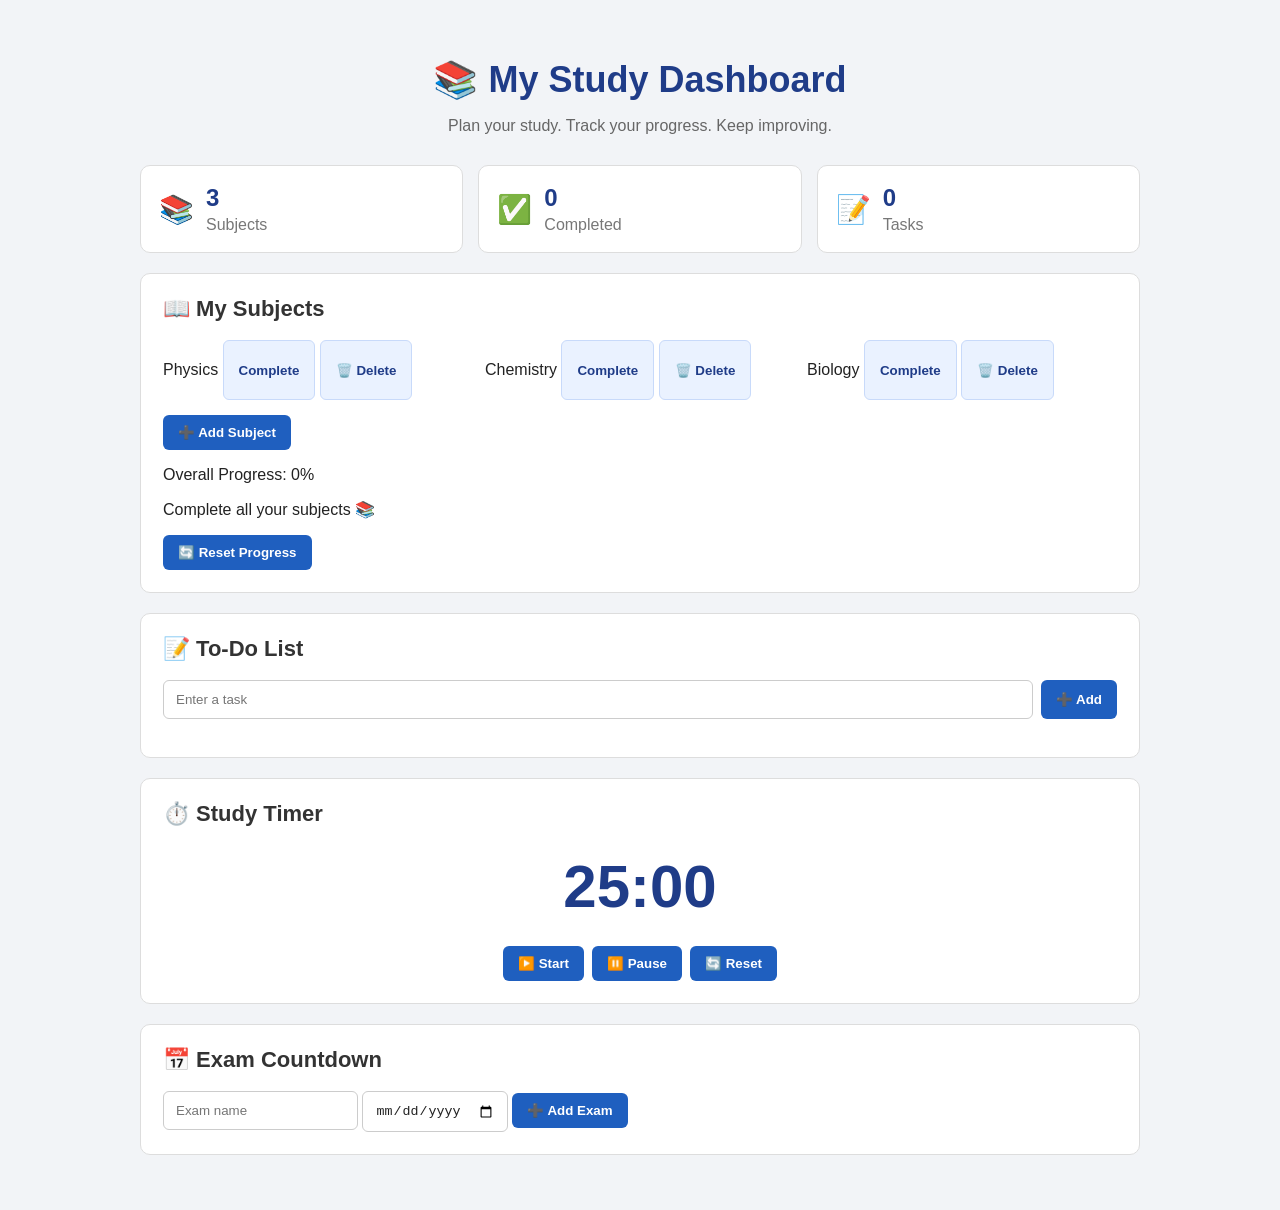
<file: index.html>
<!DOCTYPE html>
<html lang="en">
<head>
    <meta charset="UTF-8">
    <meta name="viewport" content="width=device-width, initial-scale=1.0">
    <link rel="stylesheet" href="css/main.css">
    <link rel="stylesheet" href="css/subjects.css">
    <link rel="stylesheet" href="css/todo.css">
    <link rel="stylesheet" href="css/timer.css">
    <link rel="stylesheet" href="css/exams.css">
    <title>Study Dashboard</title>
</head>
<body>
    <div class="container">
        <h1>📚 My Study Dashboard</h1>
        <p class="subtitle">
            Plan your study. Track your progress. Keep improving.
        </p>
        <!-- STATS -->
        <div class="stats">
            <div class="stat-card">
                <div class="stat-icon">📚</div>
                <div>
                    <h3 id="subjectCount">0</h3>
                    <p>Subjects</p>
                </div>
            </div>
            <div class="stat-card">
                <div class="stat-icon">✅</div>
                <div>
                    <h3 id="completedCount">0</h3>
                    <p>Completed</p>
                </div>
            </div>
            <div class="stat-card">
                <div class="stat-icon">📝</div>
                <div>
                    <h3 id="taskCount">0</h3>
                    <p>Tasks</p>
                </div>
            </div>
        </div>
        <!-- SUBJECTS -->
        <section class="card">
            <h2>📖 My Subjects</h2>
            <div
                class="subjects"
                id="subjectsContainer">
            </div>
            <button onclick="addSubject()">
                ➕ Add Subject
            </button>
            <div class="progress-box">
                <p>
                    Overall Progress:
                    <span id="progressText">0%</span>
                </p>
                <div class="progress-bar">
                    <div id="progressFill"></div>
                </div>
            </div>
            <p id="studyGoal">
                Complete all your subjects 📚
            </p>
            <button
                id="resetButton"
                onclick="resetProgress()">
                🔄 Reset Progress
            </button>
        </section>
        <!-- TO-DO LIST -->
        <section class="card">
            <h2>📝 To-Do List</h2>
            <div class="todo-input">
                <input
                    id="todoInput"
                    type="text"
                    placeholder="Enter a task">
                <button onclick="addTodo()">
                    ➕ Add
                </button>
            </div>
            <ul id="todoList"></ul>
        </section>
        <!-- STUDY TIMER -->
        <section class="card">
            <h2>⏱️ Study Timer</h2>
            <div id="timer">
                25:00
            </div>
            <div class="timer-buttons">
                <button onclick="startTimer()">
                    ▶️ Start
                </button>
                <button onclick="pauseTimer()">
                    ⏸️ Pause
                </button>
                <button onclick="resetTimer()">
                    🔄 Reset
                </button>
            </div>
        </section>
        <!-- EXAM COUNTDOWN -->
        <section class="card">
            <h2>📅 Exam Countdown</h2>
            <div class="exam-input">
                <input
                    id="examName"
                    type="text"
                    placeholder="Exam name">
                <input
                    id="examDate"
                    type="date">
                <button onclick="addExam()">
                    ➕ Add Exam
                </button>
            </div>
            <div id="examList"></div>
        </section>
    </div>
    <script src="js/data.js"></script>
<script src="js/stats.js"></script>
<script src="js/subjects.js"></script>
<script src="js/todos.js"></script>
<script src="js/timer.js"></script>
<script src="js/exam.js"></script>
<script src="js/app.js"></script>
</body>

</html>
</file>
<file: css/main.css>
* {
    box-sizing: border-box;
}

body {
    margin: 0;
    font-family: Arial, sans-serif;
    background: #f2f4f7;
    color: #222;
}

.container {
    width: 90%;
    max-width: 1000px;
    margin: auto;
    padding: 35px 0;
}

/* Header */

h1 {
    text-align: center;
    margin-bottom: 8px;
    font-size: 36px;
    color: #1f3c88;
}

.subtitle {
    text-align: center;
    color: #666;
    margin-bottom: 30px;
}

/* Statistics */

.stats {
    display: grid;
    grid-template-columns: repeat(3, 1fr);
    gap: 15px;
    margin-bottom: 20px;
}

.stat-card {
    background: white;
    border: 1px solid #ddd;
    border-radius: 10px;
    padding: 18px;
    display: flex;
    align-items: center;
    gap: 12px;
}

.stat-icon {
    font-size: 28px;
}

.stat-card h3 {
    margin: 0;
    font-size: 24px;
    color: #1f3c88;
}

.stat-card p {
    margin: 4px 0 0;
    color: #777;
}

/* Main cards */

.card {
    background: white;
    border: 1px solid #ddd;
    border-radius: 10px;
    padding: 22px;
    margin-bottom: 20px;
}

.card h2 {
    margin-top: 0;
    margin-bottom: 18px;
    font-size: 22px;
    color: #333;
}

/* General buttons */

button {
    padding: 10px 15px;
    border: none;
    border-radius: 6px;
    background: #1f5fbf;
    color: white;
    font-weight: bold;
    cursor: pointer;
    transition: 0.2s;
}

button:hover {
    background: #174b99;
}

button:active {
    transform: scale(0.97);
}

/* Inputs */

input {
    padding: 11px 12px;
    border: 1px solid #ccc;
    border-radius: 6px;
    background: white;
    color: #222;
    outline: none;
}

input:focus {
    border-color: #1f5fbf;
}

/* Mobile */

@media (max-width: 700px) {

    .container {
        width: 94%;
        padding: 25px 0;
    }

    h1 {
        font-size: 30px;
    }

    .stats {
        grid-template-columns: 1fr;
    }
}
</file>
<file: css/subjects.css>
/* Subjects */

.subjects {
    display: grid;
    grid-template-columns: repeat(3, 1fr);
    gap: 12px;
    margin: 15px 0;
}

.subjects button {
    min-height: 60px;
    background: #eaf2ff;
    color: #1f3c88;
    border: 1px solid #c8dafa;
}

.subjects button:hover {
    background: #dce9ff;
}

/* Subject editor */

#subjectEditor {
    display: flex;
    flex-wrap: wrap;
    gap: 8px;
    margin-top: 15px;
    padding: 12px;
    background: #f5f6f8;
    border: 1px solid #ddd;
    border-radius: 7px;
}

#subjectEditor input {
    flex: 1;
    min-width: 180px;
}

/* Delete subjects */

.delete-subject-row {
    display: flex;
    justify-content: space-between;
    align-items: center;
    padding: 9px 0;
    border-bottom: 1px solid #eee;
}

.delete-subject-row button {
    background: #d9534f;
    padding: 7px 10px;
}

.delete-subject-row button:hover {
    background: #c9302c;
}

/* Message */

#message {
    color: #666;
    margin-top: 18px;
}

/* Mobile */

@media (max-width: 700px) {
    .subjects {
        grid-template-columns: 1fr;
    }
}
</file>
<file: css/todo.css>
/* To-Do List */

.todo-input {
    display: flex;
    gap: 8px;
}

.todo-input input {
    flex: 1;
}

#todoList {
    padding: 0;
    margin-top: 15px;
}

#todoList li {
    list-style: none;
    display: flex;
    justify-content: space-between;
    align-items: center;
    padding: 11px 12px;
    margin-bottom: 8px;
    background: #f7f7f7;
    border: 1px solid #ddd;
    border-radius: 6px;
}

#todoList li span {
    cursor: pointer;
}

#todoList li.completed span {
    text-decoration: line-through;
    color: #888;
}

#todoList li button {
    background: #d9534f;
    padding: 6px 9px;
}

@media (max-width: 700px) {
    .todo-input {
        flex-direction: column;
    }

    .todo-input input,
    .todo-input button {
        width: 100%;
    }
}
</file>
<file: css/timer.css>
/* Study Timer */

#timer {
    text-align: center;
    font-size: 60px;
    font-weight: bold;
    color: #1f3c88;
    margin: 25px 0;
}

.timer-buttons {
    display: flex;
    justify-content: center;
    gap: 8px;
    flex-wrap: wrap;
}

@media (max-width: 700px) {
    #timer {
        font-size: 48px;
    }
}
</file>
<file: css/exams.css>
/* Exam Countdown */

.exam-form {
    display: flex;
    gap: 8px;
    margin-bottom: 18px;
    flex-wrap: wrap;
}

.exam-form input {
    flex: 1;
    min-width: 150px;
}

.exam-item {
    display: flex;
    justify-content: space-between;
    align-items: center;
    gap: 15px;
    padding: 14px;
    margin-bottom: 10px;
    background: #f7f7f7;
    border: 1px solid #ddd;
    border-radius: 7px;
}

.exam-item p {
    margin: 5px 0;
    color: #666;
}

.exam-item span {
    font-weight: bold;
    color: #1f5fbf;
}

.exam-item button {
    background: #d9534f;
}

.exam-item button:hover {
    background: #c9302c;
}

@media (max-width: 700px) {
    .exam-form {
        flex-direction: column;
    }

    .exam-form input,
    .exam-form button {
        width: 100%;
    }

    .exam-item {
        flex-direction: column;
        align-items: flex-start;
    }
}
</file>
